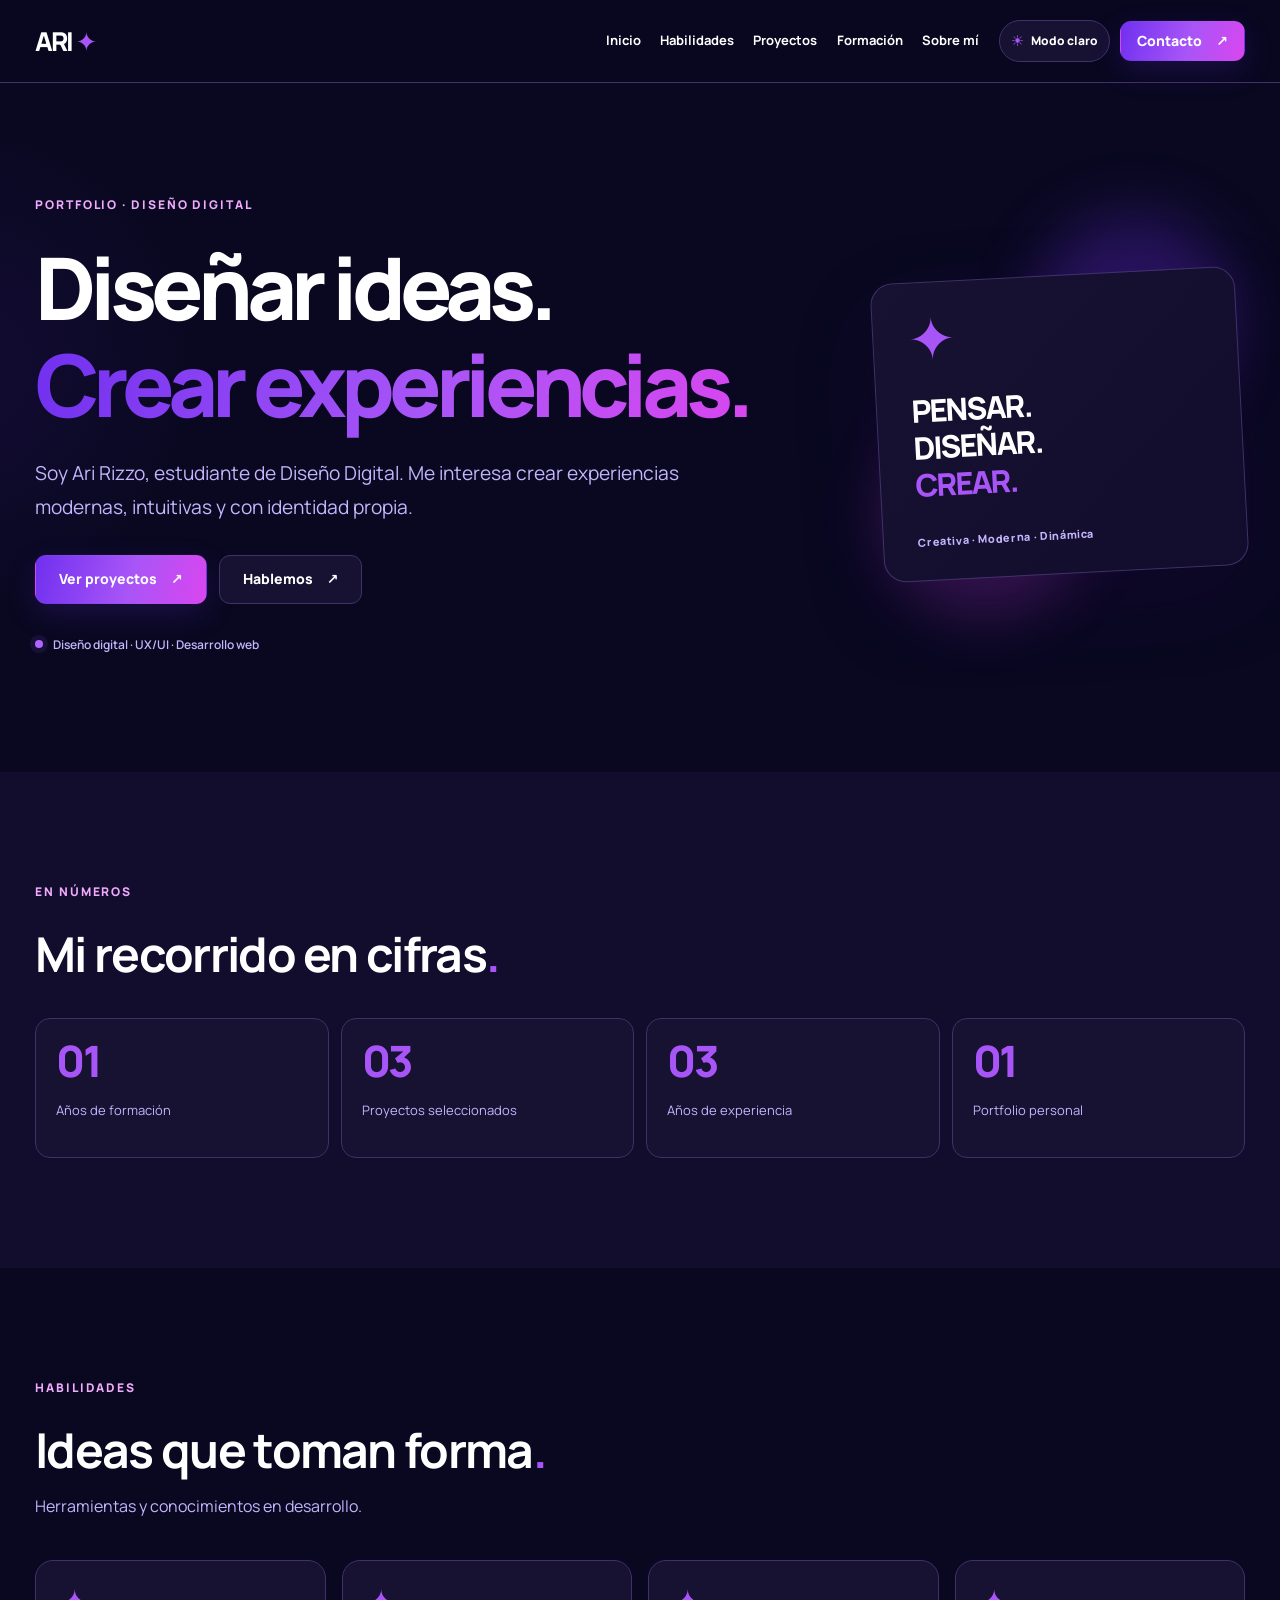
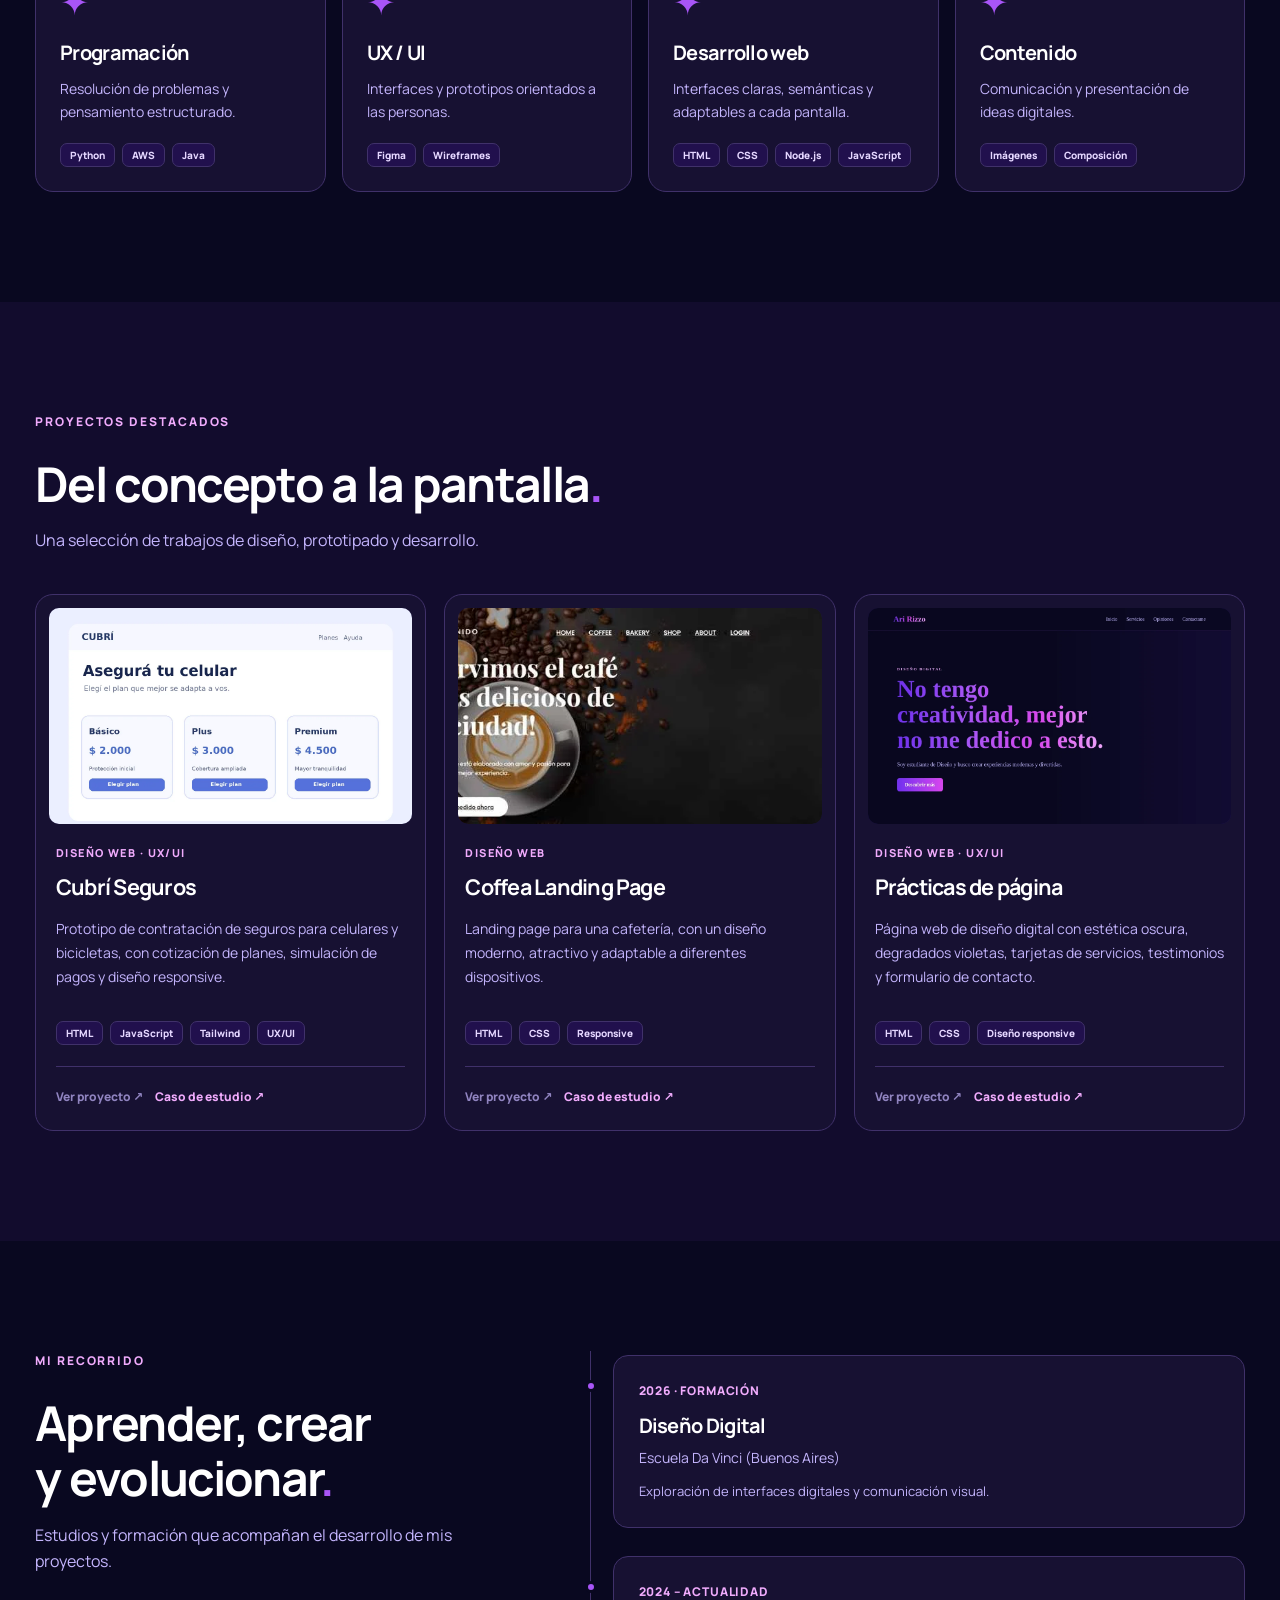
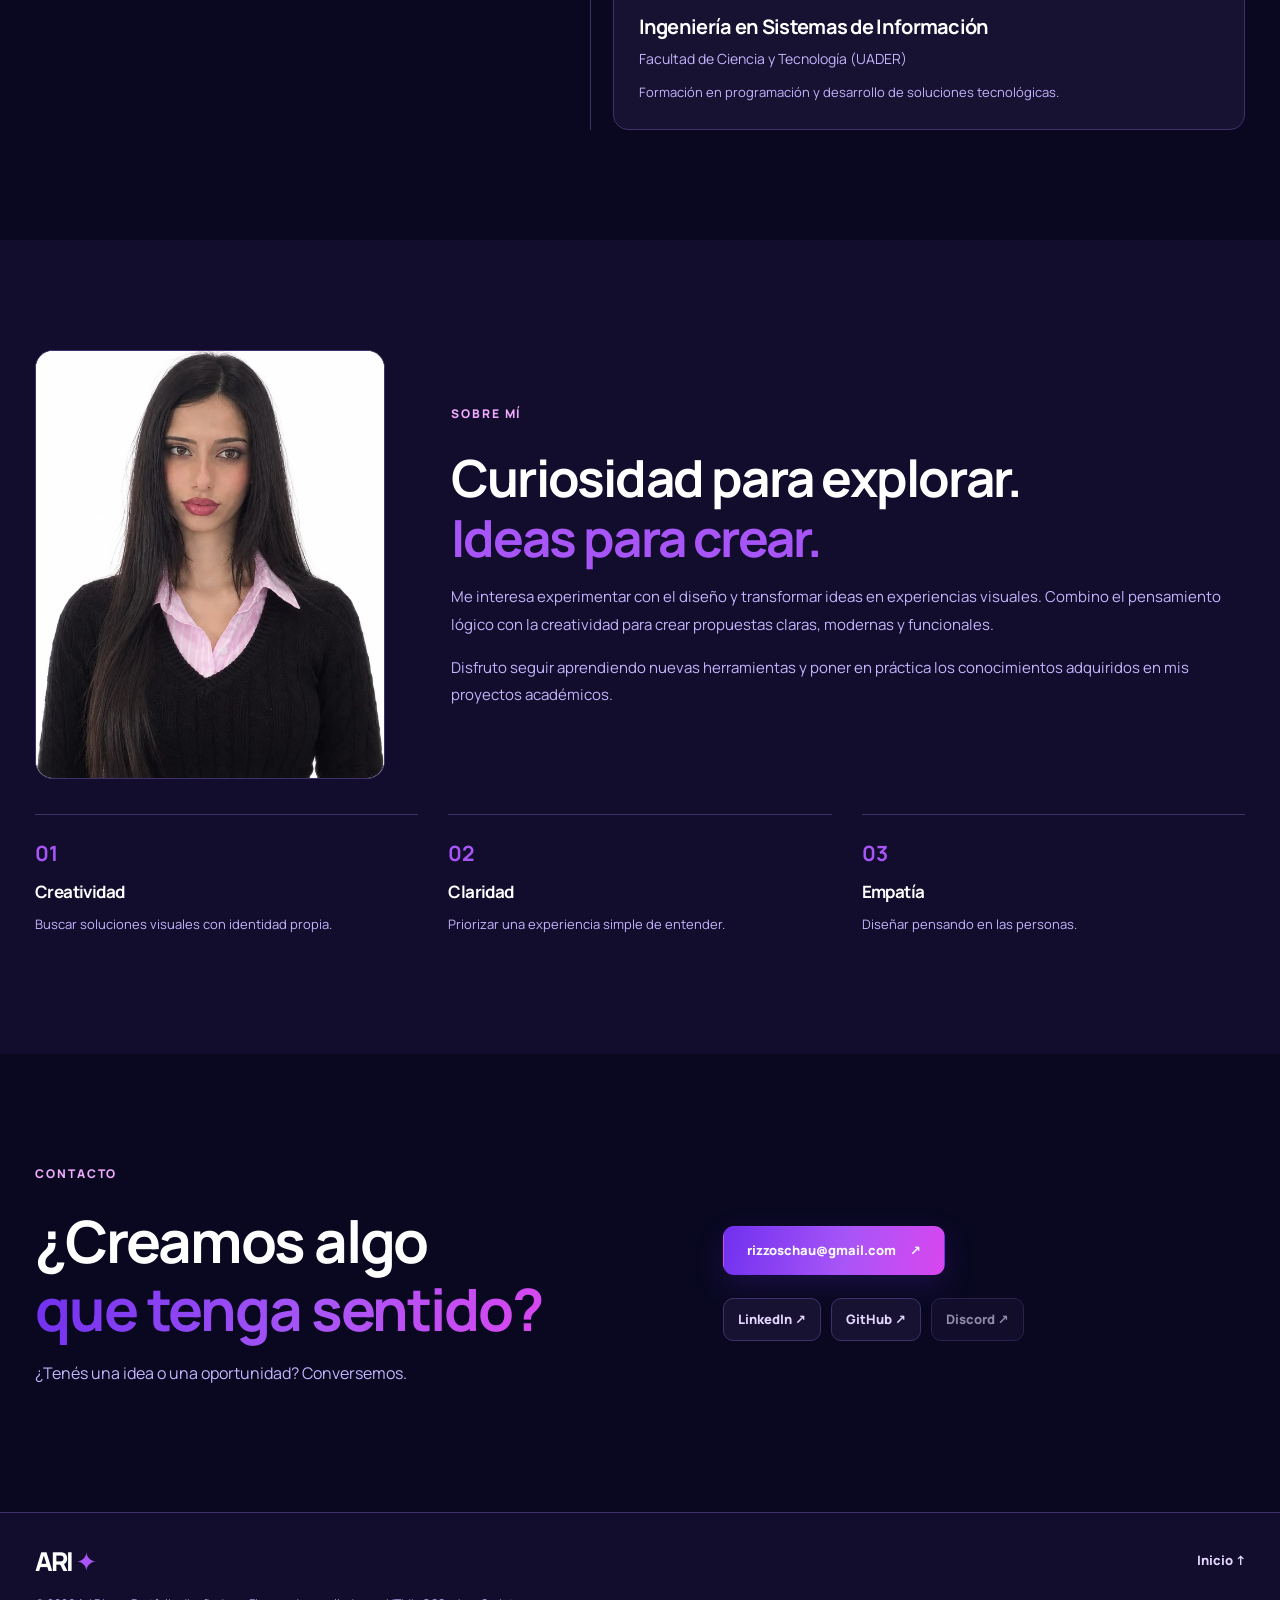
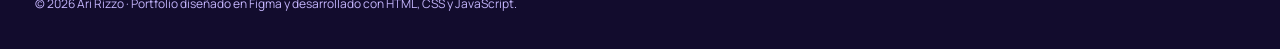
<file: index.html>
<!doctype html>
<html lang="es-AR" data-theme="dark">
<head>
	<meta charset="utf-8">
	<meta name="viewport" content="width=device-width, initial-scale=1">
	<meta name="description" content="Portfolio de Ari Rizzo: diseño digital, desarrollo web, UX/UI y proyectos de interfaces. Conocé mis trabajos, habilidades y formación.">
	<meta name="theme-color" content="#090820">
	<meta name="color-scheme" content="dark light">
	<meta property="og:type" content="website">
	<meta property="og:locale" content="es_AR">
	<meta property="og:title" content="Ari Rizzo | Diseño digital y desarrollo web">
	<meta property="og:description" content="Diseñar ideas. Crear experiencias. Proyectos de diseño y desarrollo de Ari Rizzo.">
	<meta property="og:image" content="assets/img/og-cover.webp">
	<meta property="og:image:alt" content="Portfolio Ari: Diseñar ideas, crear experiencias">
	<title>Ari Rizzo | Diseño digital y desarrollo web</title>
	<link rel="icon" href="assets/favicon.svg" type="image/svg+xml">
	<link rel="preconnect" href="https://fonts.googleapis.com">
	<link rel="preconnect" href="https://fonts.gstatic.com" crossorigin>
	<link href="https://fonts.googleapis.com/css2?family=Manrope:wght@400;500;600;700;800&display=swap" rel="stylesheet">
	<link rel="stylesheet" href="css/styles.css">
	<script src="js/main.js" defer></script>
</head>
<body>
	<a class="skip-link" href="#main">Saltar al contenido</a>
	<header class="site-header">
		<div class="container header-inner">
			<a class="logo" href="#inicio" aria-label="Ari Rizzo, ir al inicio">ARI<span aria-hidden="true">✦</span></a>
			<nav class="desktop-nav" aria-label="Navegación principal">
				<a href="#inicio">Inicio</a>
				<a href="#habilidades">Habilidades</a>
				<a href="#proyectos">Proyectos</a>
				<a href="#formacion">Formación</a>
				<a href="#sobre-mi">Sobre mí</a>
			</nav>
			<div class="header-actions">
				<button class="theme-toggle" type="button" aria-label="Activar modo claro" aria-pressed="true" title="Cambiar entre tema oscuro y claro"><span class="theme-symbol" aria-hidden="true">☀</span><span class="theme-label">Modo claro</span></button>
				<a class="button button-small header-contact" href="mailto:rizzoschau@gmail.com">Contacto <span aria-hidden="true">↗</span></a>
				<button class="menu-toggle" type="button" aria-label="Abrir menú" aria-controls="mobile-nav" aria-expanded="false"><span></span><span></span><span></span></button>
			</div>
		</div>
		<nav id="mobile-nav" class="mobile-nav" aria-label="Navegación móvil" hidden>
			<a href="#inicio">Inicio</a><a href="#habilidades">Habilidades</a><a href="#proyectos">Proyectos</a><a href="#formacion">Formación</a><a href="#sobre-mi">Sobre mí</a><a href="#contacto">Contacto</a>
		</nav>
	</header>
	<main id="main">
		<section class="hero section-pad" id="inicio" aria-labelledby="hero-title">
			<div class="container hero-grid">
				<div class="hero-copy">
					<p class="eyebrow">PORTFOLIO · DISEÑO DIGITAL</p>
					<h1 id="hero-title">Diseñar ideas.<br><span class="gradient-text">Crear experiencias.</span></h1>
					<p class="hero-desc">Soy Ari Rizzo, estudiante de Diseño Digital. Me interesa crear experiencias modernas, intuitivas y con identidad propia.</p>
					<div class="hero-actions"><a class="button" href="#proyectos">Ver proyectos <span aria-hidden="true">↗</span></a><a class="button button-outline" href="#contacto">Hablemos <span aria-hidden="true">↗</span></a></div>
					<div class="hero-note"><span class="status-dot" aria-hidden="true"></span> Diseño digital · UX/UI · Desarrollo web</div>
				</div>
				<div class="hero-art" aria-label="Composición visual en tonos violeta y magenta">
					<span class="hero-orb orb-a" aria-hidden="true"></span><span class="hero-orb orb-b" aria-hidden="true"></span>
					<div class="hero-art-panel"><span class="hero-star" aria-hidden="true">✦</span><p>PENSAR.<br>DISEÑAR.<br><span>CREAR.</span></p><small>Creativa · Moderna · Dinámica</small></div>
				</div>
			</div>
		</section>
		<section class="metrics section-pad" id="cifras" aria-labelledby="cifras-title">
			<div class="container"><p class="eyebrow">EN NÚMEROS</p><h2 id="cifras-title">Mi recorrido en cifras<span class="accent-dot">.</span></h2>
				<div class="metrics-grid">
					<article class="metric"><span class="metric-num">01</span><p>Años de formación</p></article>
					<article class="metric"><span class="metric-num">03</span><p>Proyectos seleccionados</p></article>
					<article class="metric"><span class="metric-num">03</span><p>Años de experiencia</p></article>
					<article class="metric"><span class="metric-num">01</span><p>Portfolio personal</p></article>
				</div>
			</div>
		</section>
		<section class="skills section-pad" id="habilidades" aria-labelledby="skills-title"><div class="container"><p class="eyebrow">HABILIDADES</p><h2 id="skills-title">Ideas que toman forma<span class="accent-dot">.</span></h2><p class="section-intro">Herramientas y conocimientos en desarrollo.</p>
			<div class="skills-grid">
				<article class="skill-card"><span class="star-icon" aria-hidden="true">✦</span><h3>Programación</h3><p>Resolución de problemas y pensamiento estructurado.</p><div class="tags"><span>Python</span><span>AWS</span><span>Java</span></div></article>
				<article class="skill-card"><span class="star-icon" aria-hidden="true">✦</span><h3>UX / UI</h3><p>Interfaces y prototipos orientados a las personas.</p><div class="tags"><span>Figma</span><span>Wireframes</span></div></article>
				<article class="skill-card"><span class="star-icon" aria-hidden="true">✦</span><h3>Desarrollo web</h3><p>Interfaces claras, semánticas y adaptables a cada pantalla.</p><div class="tags"><span>HTML</span><span>CSS</span><span>Node.js</span><span>JavaScript</span></div></article>
				<article class="skill-card"><span class="star-icon" aria-hidden="true">✦</span><h3>Contenido</h3><p>Comunicación y presentación de ideas digitales.</p><div class="tags"><span>Imágenes</span><span>Composición</span></div></article>
			</div></div></section>
		<section class="projects section-pad" id="proyectos" aria-labelledby="projects-title"><div class="container"><p class="eyebrow">PROYECTOS DESTACADOS</p><h2 id="projects-title">Del concepto a la pantalla<span class="accent-dot">.</span></h2><p class="section-intro">Una selección de trabajos de diseño, prototipado y desarrollo.</p>
			<div class="projects-grid">
				<article class="project-card"><img class="project-preview" src="assets/img/cubri-vista-ilustrativa.webp" width="1200" height="760" loading="lazy" decoding="async" alt="Vista ilustrativa del cotizador Cubrí Seguros con tres planes de cobertura"><div class="project-content"><p class="project-category">DISEÑO WEB · UX/UI</p><h3>Cubrí Seguros</h3><p>Prototipo de contratación de seguros para celulares y bicicletas, con cotización de planes, simulación de pagos y diseño responsive.</p><div class="tags"><span>HTML</span><span>JavaScript</span><span>Tailwind</span><span>UX/UI</span></div><div class="project-actions"><span class="project-action pending" title="Enlace al proyecto pendiente de agregar">Ver proyecto ↗ <span class="sr-only">(enlace pendiente)</span></span><button type="button" class="project-action" data-case="cubri">Caso de estudio ↗</button></div></div></article>
				<article class="project-card"><img class="project-preview" src="assets/img/coffea.webp" width="680" height="314" loading="lazy" decoding="async" alt="Vista de Coffea, landing page de cafetería con una imagen de café"><div class="project-content"><p class="project-category">DISEÑO WEB</p><h3>Coffea Landing Page</h3><p>Landing page para una cafetería, con un diseño moderno, atractivo y adaptable a diferentes dispositivos.</p><div class="tags"><span>HTML</span><span>CSS</span><span>Responsive</span></div><div class="project-actions"><span class="project-action pending" title="Enlace al proyecto pendiente de agregar">Ver proyecto ↗ <span class="sr-only">(enlace pendiente)</span></span><button type="button" class="project-action" data-case="coffea">Caso de estudio ↗</button></div></div></article>
				<article class="project-card"><img class="project-preview" src="assets/img/practicas-pagina.webp" width="1200" height="760" loading="lazy" decoding="async" alt="Vista de la página de diseño digital Ari Rizzo con fondo violeta oscuro y título con degradado"><div class="project-content"><p class="project-category">DISEÑO WEB · UX/UI</p><h3>Prácticas de página</h3><p>Página web de diseño digital con estética oscura, degradados violetas, tarjetas de servicios, testimonios y formulario de contacto.</p><div class="tags"><span>HTML</span><span>CSS</span><span>Diseño responsive</span></div><div class="project-actions"><span class="project-action pending" title="Enlace al proyecto pendiente de agregar">Ver proyecto ↗ <span class="sr-only">(enlace pendiente)</span></span><button type="button" class="project-action" data-case="practicas">Caso de estudio ↗</button></div></div></article>
			</div></div></section>
		<section class="education section-pad" id="formacion" aria-labelledby="edu-title"><div class="container education-grid"><div class="education-lead"><p class="eyebrow">MI RECORRIDO</p><h2 id="edu-title">Aprender, crear<br>y evolucionar<span class="accent-dot">.</span></h2><p class="section-intro">Estudios y formación que acompañan el desarrollo de mis proyectos.</p></div><ol class="timeline"><li class="timeline-item"><p class="timeline-date">2026 · FORMACIÓN</p><h3>Diseño Digital</h3><p>Escuela Da Vinci (Buenos Aires)</p><p class="timeline-extra">Exploración de interfaces digitales y comunicación visual.</p></li><li class="timeline-item"><p class="timeline-date">2024 – ACTUALIDAD</p><h3>Ingeniería en Sistemas de Información</h3><p>Facultad de Ciencia y Tecnología (UADER)</p><p class="timeline-extra">Formación en programación y desarrollo de soluciones tecnológicas.</p></li></ol></div></section>
		<section class="about section-pad" id="sobre-mi" aria-labelledby="about-title"><div class="container about-grid"><div class="portrait-frame"><img src="assets/img/ari-retrato.webp" width="700" height="766" loading="lazy" decoding="async" alt="Retrato de Ari Rizzo con cabello oscuro y ropa negra sobre una camisa rosa"></div><div class="about-copy"><p class="eyebrow">SOBRE MÍ</p><h2 id="about-title">Curiosidad para explorar.<br><span>Ideas para crear.</span></h2><p>Me interesa experimentar con el diseño y transformar ideas en experiencias visuales. Combino el pensamiento lógico con la creatividad para crear propuestas claras, modernas y funcionales.</p><p>Disfruto seguir aprendiendo nuevas herramientas y poner en práctica los conocimientos adquiridos en mis proyectos académicos.</p></div><div class="principles"><article><strong>01</strong><h3>Creatividad</h3><p>Buscar soluciones visuales con identidad propia.</p></article><article><strong>02</strong><h3>Claridad</h3><p>Priorizar una experiencia simple de entender.</p></article><article><strong>03</strong><h3>Empatía</h3><p>Diseñar pensando en las personas.</p></article></div></div></section>
		<section class="contact section-pad" id="contacto" aria-labelledby="contact-title"><div class="container contact-grid"><div><p class="eyebrow">CONTACTO</p><h2 id="contact-title">¿Creamos algo<br><span class="gradient-text">que tenga sentido?</span></h2><p>¿Tenés una idea o una oportunidad? Conversemos.</p></div><div class="contact-links"><a class="button email-button" href="mailto:rizzoschau@gmail.com">rizzoschau@gmail.com <span aria-hidden="true">↗</span></a><div class="social-links" aria-label="Redes sociales"><a href="https://www.linkedin.com/in/ariadna-rizzo-6b187544a/" target="_blank" rel="noopener noreferrer">LinkedIn ↗</a><a href="https://github.com/rizzoschau-web" target="_blank" rel="noopener noreferrer">GitHub ↗</a><span class="social-pending" title="Enlace de Discord pendiente">Discord ↗</span></div></div></div></section>
	</main>
	<footer class="site-footer"><div class="container footer-inner"><a class="logo footer-logo" href="#inicio" aria-label="Volver al inicio">ARI<span aria-hidden="true">✦</span></a><a class="back-to-top" href="#inicio">Inicio ↑</a><p>© <span id="year">2026</span> Ari Rizzo · Portfolio diseñado en Figma y desarrollado con HTML, CSS y JavaScript.</p></div></footer>
	<dialog class="case-dialog" id="case-dialog" aria-labelledby="case-title"><div class="dialog-body"><div class="dialog-head"><p class="eyebrow">CASO DE ESTUDIO</p><button type="button" class="dialog-close" aria-label="Cerrar caso de estudio">✕</button></div><h2 id="case-title"></h2><p id="case-subtitle" class="case-subtitle"></p><div id="case-sections"></div><div class="dialog-footer"><button type="button" class="button dialog-done">Cerrar caso de estudio</button></div></div></dialog>
</body>
</html>
</file>
<file: css/styles.css>
/* Portfolio Ari · Diseño responsive mobile-first · HTML + CSS puro */
:root {
	font-family: 'Manrope', system-ui, -apple-system, 'Segoe UI', sans-serif;
	font-synthesis: none;
	--bg: #090820;
	--surface: #120C2D;
	--card: #171132;
	--text: #FFFFFF;
	--muted: #C4B5FD;
	--muted-strong: #E5D7FF;
	--purple: #A855F7;
	--pink: #F0ABFC;
	--accent: #7030EF;
	--magenta: #D946EF;
	--border: #40316A;
	--soft: #21104D;
	--card-shadow: 0 18px 50px rgb(0 0 0 / .12);
	--grad: linear-gradient(105deg, #7030EF 0%, #A855F7 55%, #D946EF 100%);
	--radius: 18px;
}
html[data-theme='light'] {
	--bg: #F8F5FF;
	--surface: #EDE6FB;
	--card: #FFFFFF;
	--text: #18102E;
	--muted: #665A7D;
	--muted-strong: #3F3357;
	--purple: #7030EF;
	--pink: #6F2CCB;
	--accent: #7030EF;
	--magenta: #9A1AB3;
	--border: #D8CAED;
	--soft: #EAE0FA;
	--card-shadow: 0 18px 50px rgb(39 13 94 / .06);
	--grad: linear-gradient(105deg,#4E20C3 0%,#7030EF 58%,#A51BB2 100%);
}
*, *::before, *::after { box-sizing: border-box; }
html { scroll-behavior: smooth; scroll-padding-top: 100px; }
body { margin: 0; min-width: 320px; background: var(--bg); color: var(--text); font-size: 16px; line-height: 1.65; }
body, button, a { -webkit-tap-highlight-color: transparent; }
button { font: inherit; cursor: pointer; }
a { color: inherit; text-decoration: none; }
img { display: block; max-width: 100%; }
button, input { color: inherit; }
button:focus-visible, a:focus-visible, .case-dialog:focus-visible { outline: 3px solid var(--magenta); outline-offset: 4px; }
[hidden] { display: none !important; }
::selection { background: #A855F7; color: #fff; }
h1, h2, h3, p { margin-top: 0; }
h1, h2, h3 { line-height: 1.16; letter-spacing: -.035em; }
h2 { font-size: clamp(1.9rem, 4vw, 3rem); margin-bottom: 16px; }
h3 { font-size: 1.25rem; }
.container { width: min(1260px, calc(100% - 48px)); margin-inline: auto; }
.section-pad { padding-block: 84px; }
.eyebrow { display: block; color: var(--pink); font-size: 12px; font-weight: 800; letter-spacing: .16em; text-transform: uppercase; margin: 0 0 24px; }
.gradient-text { background: var(--grad); color: transparent; background-clip: text; -webkit-background-clip: text; }
.accent-dot { color: var(--purple); }
.section-intro { color: var(--muted); max-width: 680px; margin-bottom: 40px; }
.sr-only { position: absolute; clip: rect(0,0,0,0); clip-path: inset(50%); width: 1px; height: 1px; overflow: hidden; white-space: nowrap; }
.skip-link { position: fixed; z-index: 9999; left: 16px; top: -100px; background: var(--card); border: 2px solid var(--purple); padding: 10px 15px; border-radius: 9px; }
.skip-link:focus { top: 14px; }
.site-header { position: sticky; top: 0; z-index: 50; background: color-mix(in srgb, var(--bg) 92%, transparent); border-bottom: 1px solid var(--border); backdrop-filter: blur(16px); transition: box-shadow .2s; }
.site-header.is-scrolled { box-shadow: 0 12px 38px rgb(0 0 0 / .10); }
.header-inner { display: flex; align-items: center; justify-content: space-between; min-height: 74px; gap: 20px; }
.logo { font-size: 26px; font-weight: 800; letter-spacing: -.07em; line-height: 1; white-space: nowrap; }
.logo span { padding-left: 3px; color: var(--purple); }
.desktop-nav { display: none; }
.desktop-nav a, .mobile-nav a { font-weight: 700; font-size: 13px; transition: color .2s; }
.desktop-nav a:hover, .mobile-nav a:hover { color: var(--purple); }
.header-actions { display: flex; align-items: center; gap: 10px; }
.theme-toggle { border: 1px solid var(--border); border-radius: 999px; background: var(--card); display: inline-flex; gap: 7px; align-items: center; padding: 8px 11px; color: var(--text); font-size: 12px; font-weight: 800; }
.theme-toggle:hover { border-color: var(--purple); }
.theme-symbol { font-size: 15px; color: var(--purple); }
.theme-label, .header-contact { display: none !important; }
.menu-toggle { display: flex; flex-direction: column; align-items: center; justify-content: center; width: 40px; height: 40px; gap: 5px; border: 1px solid var(--border); border-radius: 10px; background: var(--card); }
.menu-toggle span { display: block; width: 18px; height: 2px; background: var(--text); border-radius: 3px; }
.mobile-nav { position: absolute; top: 100%; left: 0; right: 0; padding: 18px 24px 24px; background: var(--surface); border-bottom: 1px solid var(--border); box-shadow: 0 24px 38px rgb(0 0 0 / .20); }
.mobile-nav a { display: block; padding: 14px 17px; margin: 6px auto; max-width: 600px; background: var(--card); border: 1px solid var(--border); border-radius: 10px; }
.button { display: inline-flex; align-items: center; justify-content: center; gap: 14px; min-height: 49px; padding: 12px 23px; border: 1px solid transparent; border-radius: 11px; font-size: 14px; line-height: 1.3; font-weight: 800; background: var(--grad); color: #fff; box-shadow: 0 10px 30px rgb(112 48 239 / .18); transition: transform .2s, box-shadow .2s, filter .2s; }
.button:hover { transform: translateY(-3px); box-shadow: 0 16px 35px rgb(112 48 239 / .28); filter: brightness(1.05); }
.button-outline { background: var(--card); border-color: var(--border); box-shadow: none; color: var(--text); }
.button-outline:hover { border-color: var(--purple); box-shadow: var(--card-shadow); }
.button-small { min-height: 40px; padding: 9px 16px; }
/* Hero */
.hero { position: relative; overflow: hidden; padding-top: 95px; padding-bottom: 104px; }
.hero::before { content: ''; position: absolute; inset: 5% auto auto -23%; width: 500px; height: 500px; border-radius: 50%; background: radial-gradient(circle, rgb(112 48 239 / .10), transparent 70%); pointer-events: none; }
.hero-grid { position: relative; display: grid; align-items: center; gap: 44px; }
.hero h1 { font-size: clamp(2.65rem, 7vw, 5.4rem); font-weight: 800; line-height: 1.12; letter-spacing: -.07em; margin-bottom: 25px; }
.hero-desc { color: var(--muted); font-size: clamp(1rem, 1.8vw, 1.2rem); max-width: 680px; line-height: 1.75; }
.hero-actions { display: flex; flex-wrap: wrap; gap: 12px; margin-top: 30px; }
.hero-note { display: flex; gap: 10px; align-items: center; color: var(--muted); font-size: 12px; margin-top: 31px; font-weight: 600; }
.status-dot { display: inline-block; width: 8px; height: 8px; background: #B164FF; border-radius: 50%; box-shadow: 0 0 0 5px rgb(161 92 255 / .1); }
.hero-art { min-height: 320px; display: grid; place-items: center; position: relative; isolation: isolate; }
.hero-orb { position: absolute; z-index: -1; width: 200px; height: 200px; border-radius: 50%; filter: blur(30px); }
.orb-a { top: 0; right: 3%; background: rgb(112 48 239 / .30); }
.orb-b { bottom: 5%; left: 3%; background: rgb(217 70 239 / .21); }
.hero-art-panel { width: min(100%, 365px); min-height: 292px; background: linear-gradient(135deg, var(--card), var(--surface)); border: 1px solid var(--border); box-shadow: 0 30px 85px rgb(50 9 93 / .16); border-radius: 22px; padding: 26px 34px; transform: rotate(-3deg); }
.hero-star { color: var(--purple); font-size: 58px; line-height: 1; }
.hero-art-panel p { font-size: 31px; font-weight: 800; line-height: 1.18; letter-spacing: -.06em; margin: 25px 0; }
.hero-art-panel p span { color: var(--purple); }
.hero-art-panel small { font-size: 11px; font-weight: 800; letter-spacing: .06em; color: var(--muted); }
/* Stats */
.metrics { background: var(--surface); }
.metrics-grid { display: grid; grid-template-columns: repeat(2, minmax(0,1fr)); gap: 12px; margin-top: 36px; }
.metric { background: var(--card); border: 1px solid var(--border); border-radius: 15px; min-height: 140px; padding: 20px; }
.metric-num { color: var(--purple); font-size: clamp(1.9rem, 3.6vw, 2.7rem); line-height: 1; font-weight: 800; letter-spacing: -.05em; }
.metric p { margin: 16px 0 0; color: var(--muted); font-size: 13px; }
.muted-note { display: block; font-size: 10px; opacity: .7; }
/* Skills */
.skills-grid { display: grid; grid-template-columns: 1fr; gap: 16px; }
.skill-card { border: 1px solid var(--border); border-radius: var(--radius); padding: 24px; background: var(--card); min-height: 230px; transition: transform .22s, border-color .22s; }
.skill-card:hover { transform: translateY(-5px); border-color: var(--purple); }
.star-icon { display: inline-block; font-size: 35px; line-height: 1; margin-bottom: 21px; color: var(--purple); }
.skill-card h3 { margin-bottom: 13px; }
.skill-card p { color: var(--muted); font-size: 14px; min-height: 44px; }
.tags { display: flex; flex-wrap: wrap; gap: 7px; margin-top: 20px; }
.tags span { display: inline-flex; padding: 5px 9px; border-radius: 7px; font-size: 10px; font-weight: 800; line-height: 1.2; color: var(--muted-strong); background: var(--soft); border: 1px solid var(--border); }
/* Projects */
.projects { background: var(--surface); }
.projects-grid { display: grid; grid-template-columns: 1fr; gap: 18px; }
.project-card { min-width: 0; background: var(--card); border: 1px solid var(--border); border-radius: var(--radius); overflow: hidden; display: flex; flex-direction: column; transition: transform .2s, box-shadow .2s, border-color .2s; }
.project-card:hover { transform: translateY(-5px); border-color: var(--purple); box-shadow: var(--card-shadow); }
.project-preview { width: calc(100% - 26px); height: 210px; margin: 13px 13px 0; border-radius: 10px; object-fit: cover; object-position: center top; background: #1F1551; }
.project-content { padding: 22px 22px 18px; display: flex; flex: 1; flex-direction: column; }
.project-category { color: var(--pink); font-size: 11px; font-weight: 800; letter-spacing: .13em; margin: 0 0 12px; }
.project-content h3 { margin: 0 0 18px; font-size: 1.35rem; }
.project-content > p:not(.project-category) { color: var(--muted); font-size: 14px; line-height: 1.7; margin-bottom: 0; }
.project-content .tags { margin-top: auto; padding-top: 22px; }
.project-actions { border-top: 1px solid var(--border); display: flex; flex-wrap: wrap; gap: 8px 14px; margin-top: 21px; padding-top: 18px; }
.project-action { display: inline-flex; align-items: center; background: transparent; border: 0; border-bottom: 1px solid transparent; padding: 2px 0; color: var(--pink); font-size: 12px; font-weight: 800; text-align: left; transition: color .2s, border-color .2s; }
button.project-action:hover, a.project-action:hover { color: var(--text); border-color: currentColor; }
.project-action.pending { color: var(--muted); opacity: .7; cursor: default; }
/* Education */
.education-grid { display: grid; gap: 28px; }
.timeline { list-style: none; margin: 0; padding: 4px 0 0 0; border-left: 1px solid var(--border); }
.timeline-item { position: relative; margin: 0 0 28px 22px; border: 1px solid var(--border); border-radius: 15px; background: var(--card); padding: 25px; }
.timeline-item:last-child { margin-bottom: 0; }
.timeline-item::before { content: ''; position: absolute; left: -29px; top: 24px; width: 12px; height: 12px; border-radius: 50%; background: var(--purple); border: 3px solid var(--bg); }
.timeline-date { font-size: 12px; color: var(--pink); font-weight: 800; letter-spacing: .07em; margin-bottom: 13px; }
.timeline-item h3 { margin-bottom: 9px; }
.timeline-item p:not(.timeline-date) { color: var(--muted); margin-bottom: 0; font-size: 14px; }
.timeline-extra { margin-top: 12px; font-size: 13px !important; }
/* About */
.about { background: var(--surface); }
.about-grid { display: grid; align-items: center; gap: 35px; }
.portrait-frame { width: min(100%,350px); border: 1px solid var(--border); border-radius: 18px; overflow: hidden; background: #FFFFFF; aspect-ratio: 4/4.9; }
.portrait-frame img { width: 100%; height: 100%; object-fit: cover; object-position: center top; }
.about-copy h2 { font-size: clamp(2rem, 4vw, 3.2rem); }
.about-copy h2 span { color: var(--purple); }
.about-copy p:not(.eyebrow) { color: var(--muted); line-height: 1.85; font-size: 15px; }
.principles { display: grid; gap: 12px; }
.principles article { border-top: 1px solid var(--border); padding: 21px 0 9px; }
.principles strong { font-size: 21px; color: var(--purple); }
.principles h3 { margin: 12px 0; font-size: 17px; }
.principles p { color: var(--muted); font-size: 13px; margin-bottom: 0; }
/* Contact */
.contact-grid { display: grid; gap: 38px; align-items: center; }
.contact h2 { font-size: clamp(2.25rem,5vw,3.65rem); }
.contact p:not(.eyebrow) { color: var(--muted); }
.contact-links { display: flex; flex-direction: column; align-items: flex-start; gap: 23px; }
.email-button { max-width: 100%; overflow-wrap: anywhere; font-size: 13px; }
.social-links { display: flex; gap: 10px; flex-wrap: wrap; }
.social-links a, .social-pending { display: inline-flex; align-items: center; min-height: 42px; padding: 10px 14px; font-size: 13px; font-weight: 800; border: 1px solid var(--border); border-radius: 10px; background: var(--card); color: var(--muted-strong); transition: border-color .2s, transform .2s; }
.social-links a:hover { border-color: var(--purple); transform: translateY(-2px); }
.social-pending { opacity: .62; cursor: default; }
/* Footer */
.site-footer { background: var(--surface); border-top: 1px solid var(--border); }
.footer-inner { display: grid; grid-template-columns: 1fr auto; align-items: center; row-gap: 20px; padding-block: 35px; }
.footer-inner p { grid-column: 1 / -1; margin: 0; color: var(--muted); font-size: 12px; }
.back-to-top { font-size: 13px; font-weight: 800; color: var(--muted-strong); }
.back-to-top:hover { color: var(--purple); }
/* Modal / native dialog */
.case-dialog { position: fixed; width: min(690px, calc(100% - 30px)); max-height: min(88vh, 980px); border-radius: 20px; border: 1px solid var(--border); background: var(--card); color: var(--text); box-shadow: 0 30px 90px rgb(0 0 0 / .32); padding: 0; overflow-y: auto; overscroll-behavior: contain; }
.case-dialog::backdrop { background: rgb(2 2 15 / .70); backdrop-filter: blur(5px); }
.dialog-body { padding: 24px; }
.dialog-head { display: flex; align-items: center; justify-content: space-between; gap: 15px; }
.dialog-head .eyebrow { margin: 0; }
.dialog-close { width: 39px; height: 39px; background: var(--soft); border: 1px solid var(--border); border-radius: 10px; font-size: 17px; }
.dialog-body > h2 { font-size: clamp(1.8rem,4vw,2.7rem); margin: 25px 0 10px; }
.case-subtitle { color: var(--muted); margin: 0 0 28px; }
#case-sections { display: grid; gap: 21px; }
#case-sections section { padding: 12px 0 18px; border-bottom: 1px solid var(--border); }
#case-sections h3 { font-size: 17px; color: var(--pink); margin: 0 0 12px; }
#case-sections p { color: var(--muted); line-height: 1.75; font-size: 14px; margin-bottom: 0; }
.dialog-footer { padding-top: 24px; }
@media (min-width: 560px) {
	.container { width: min(1260px, calc(100% - 70px)); }
	.skills-grid { grid-template-columns: repeat(2, minmax(0,1fr)); }
	.metrics-grid { grid-template-columns: repeat(4,minmax(0,1fr)); }
	.project-preview { height: 240px; }
	.theme-label { display: inline !important; }
	.dialog-body { padding: 34px 40px 40px; }
}
@media (min-width: 780px) {
	.section-pad { padding-block: 110px; }
	.hero-grid { grid-template-columns: 1.35fr .8fr; gap: 48px; }
	.hero-art { min-height: 420px; }
	.projects-grid { grid-template-columns: repeat(3,minmax(0,1fr)); }
	.project-preview { height: 210px; }
	.project-content { padding: 20px; }
	.project-actions { gap: 12px; }
	.education-grid { grid-template-columns: .85fr 1.15fr; gap: 70px; }
	.about-grid { grid-template-columns: 330px 1fr; column-gap: 66px; }
	.principles { grid-column: 1/-1; grid-template-columns: repeat(3,1fr); gap: 30px; }
	.contact-grid { grid-template-columns: 1.1fr .9fr; gap: 50px; }
}
@media (min-width: 1060px) {
	.desktop-nav { display: flex; align-items: center; gap: clamp(12px,1.5vw,29px); margin-left: auto; }
	.menu-toggle { display: none; }
	.header-contact { display: inline-flex !important; }
	.header-inner { min-height: 82px; }
	.hero { padding-top: 112px; padding-bottom: 118px; }
	.hero-grid { grid-template-columns: 1.55fr .72fr; gap: 40px; }
	.skills-grid { grid-template-columns: repeat(4,minmax(0,1fr)); }
	.project-preview { height: 216px; }
	.project-content { min-height: 306px; }
	.about-grid { grid-template-columns: 350px 1fr; }
	.principles { grid-column: 1/-1; }
}
@media (max-width: 389px) {
	.container { width: calc(100% - 34px); }
	.hero-actions .button { padding-inline: 14px; font-size: 12px; }
	.project-action { font-size: 11px; }
	.theme-toggle { padding: 8px; }
	.metrics-grid { gap: 8px; }
	.metric { padding: 13px; }
}
@media (prefers-reduced-motion: reduce) {
	*, *::before, *::after { scroll-behavior: auto !important; animation-duration: .01ms !important; transition-duration: .01ms !important; }
}
</file>
